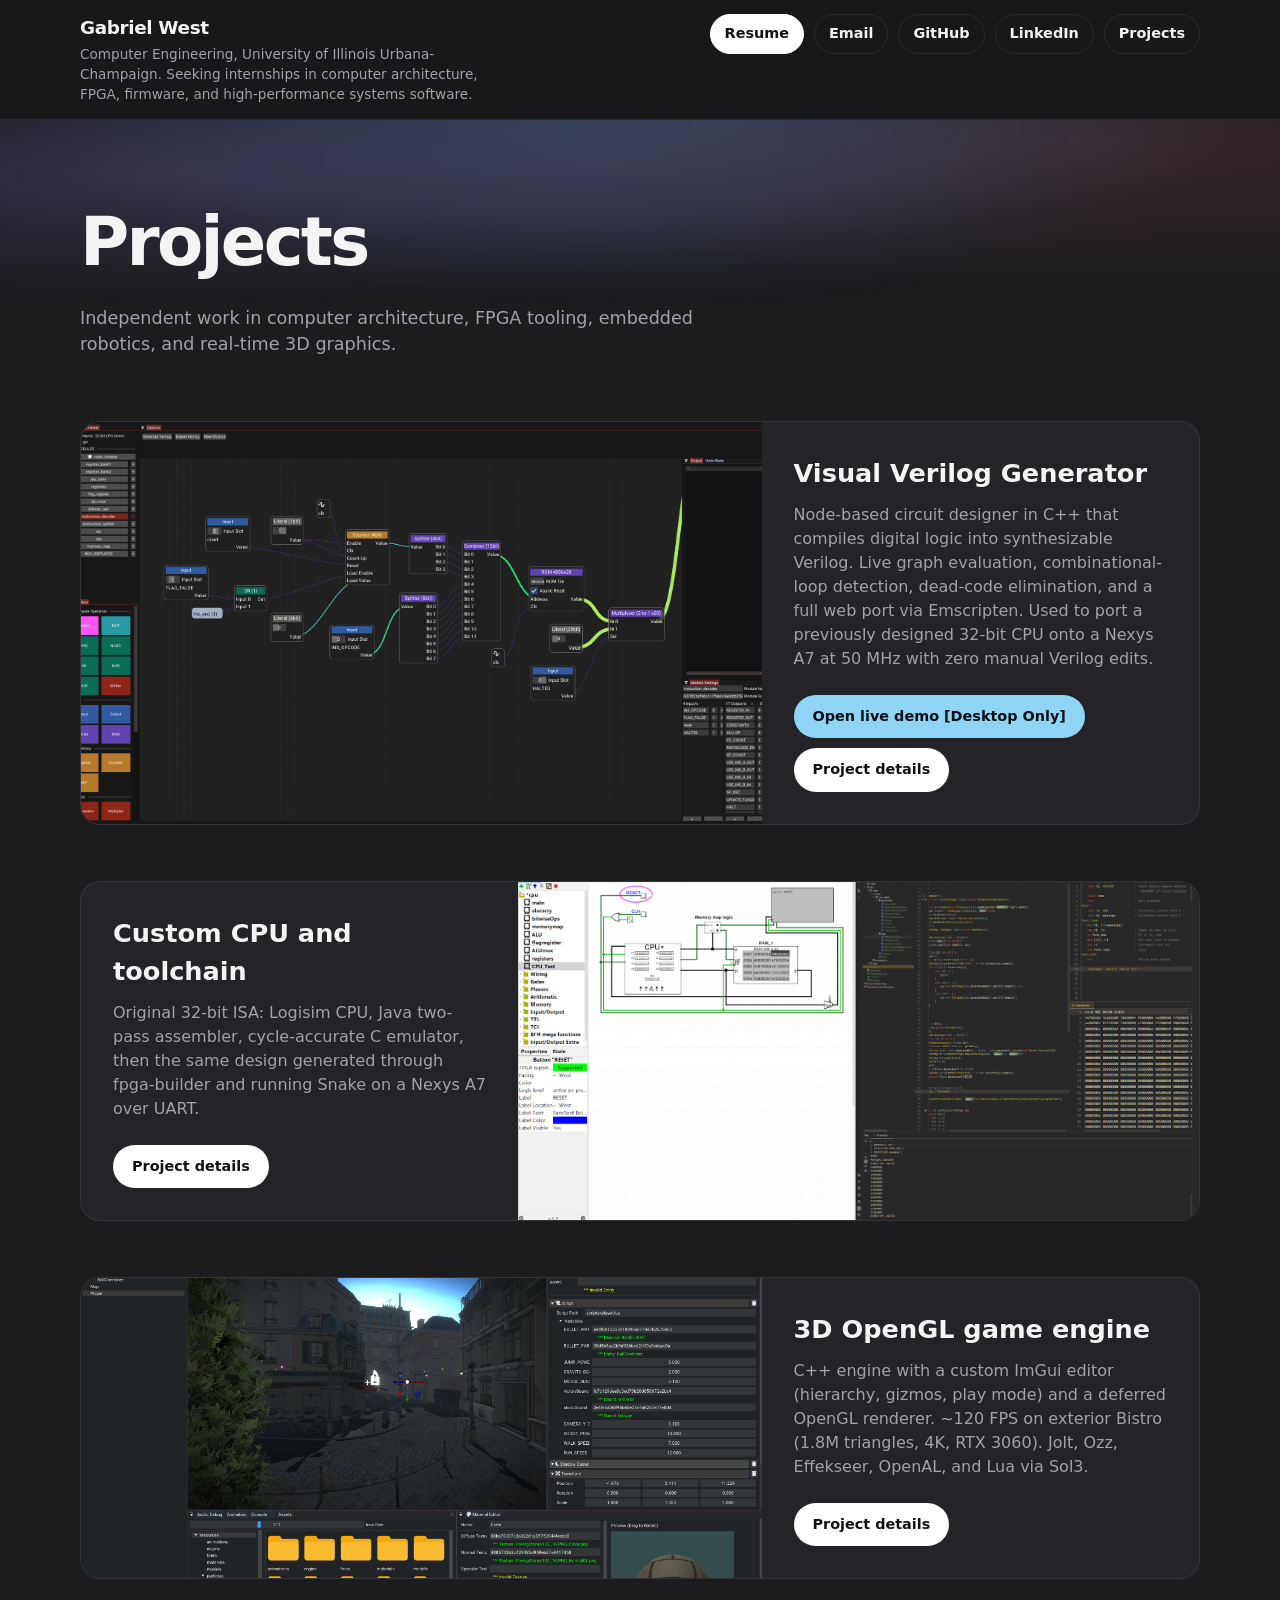
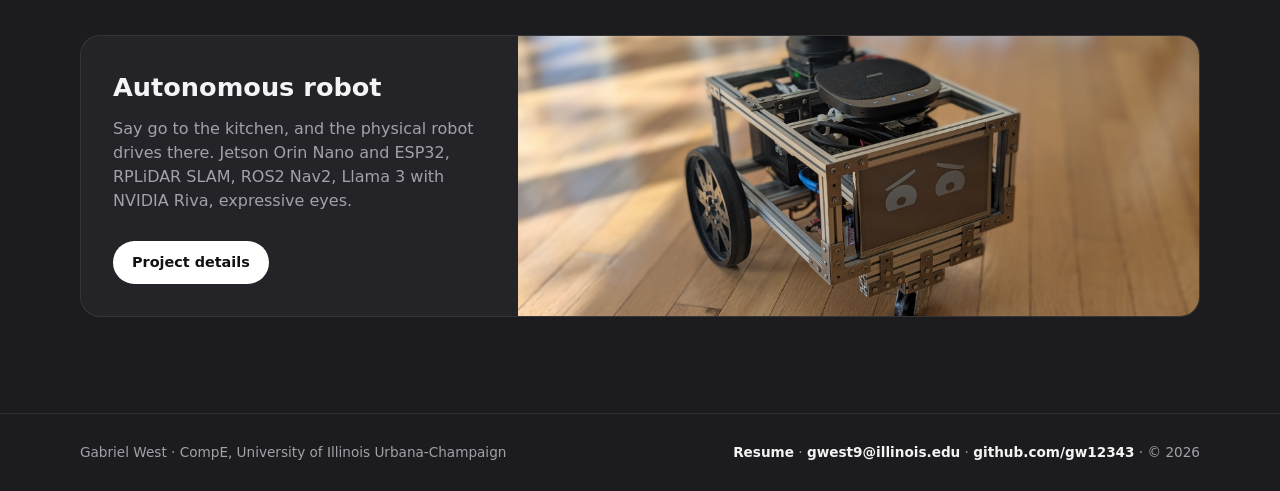
<file: index.html>
<!doctype html>
<html lang="en">
  <head>
    <meta charset="UTF-8" />
    <link rel="icon" type="image/png" href="./favicon.png" />
    <meta name="viewport" content="width=device-width, initial-scale=1.0" />
    <title>Gabriel West | Computer Engineering</title>
    <style>html.js #crawl-root { position: absolute; left: -10000px; width: 1px; height: 1px; overflow: hidden; }</style>
    <script>document.documentElement.classList.add('js')</script>
    <meta name="description" content="Gabriel West, Computer Engineering at the University of Illinois Urbana-Champaign. FPGA tooling, custom 32-bit CPU on Nexys A7, robotics, and a C++ engine. Seeking internships in computer architecture, FPGA, firmware, and high-performance systems software. gwest9@illinois.edu" />
    <link rel="alternate" type="text/plain" href="./llms.txt" title="LLM-readable site summary" />
    <link rel="alternate" type="text/plain" href="./llms-full.txt" title="Full project writeups as text" />
    <script type="application/ld+json">
    {
      "@context": "https://schema.org",
      "@type": "Person",
      "name": "Gabriel West",
      "url": "https://gabrielwest.dev",
      "email": "mailto:gwest9@illinois.edu",
      "affiliation": {
        "@type": "CollegeOrUniversity",
        "name": "University of Illinois Urbana-Champaign"
      },
      "sameAs": ["https://github.com/gw12343"],
      "knowsAbout": ["FPGA", "computer architecture", "Verilog", "firmware", "robotics", "C++"]
    }
    </script>
    <script type="module" crossorigin src="./assets/index-Cge8TWMr.js"></script>
    <link rel="stylesheet" crossorigin href="./assets/index-DPOHl9QD.css">
  </head>
  <body>
    <noscript>
      <p>Gabriel West, Computer Engineering at the University of Illinois Urbana-Champaign. This site needs JavaScript for the visual layout.</p>
      <p>Plain-text index for humans and language models: <a href="./llms.txt">llms.txt</a>. Full writeups: <a href="./llms-full.txt">llms-full.txt</a>.</p>
      <ul>
        <li><a href="./fpga.html">fpga-builder</a> (<a href="./fpga.md">md</a>)</li>
        <li><a href="./cpu.html">32-bit CPU</a> (<a href="./cpu.md">md</a>)</li>
        <li><a href="./engine.html">cpp-engine</a> (<a href="./engine.md">md</a>)</li>
        <li><a href="./robot.html">ROS2 robot</a> (<a href="./robot.md">md</a>)</li>
        <li><a href="mailto:gwest9@illinois.edu">gwest9@illinois.edu</a></li>
        <li><a href="./Gabriel_West_Resume.pdf">Resume (PDF)</a></li>
        <li><a href="https://github.com/gw12343">github.com/gw12343</a></li>
      </ul>
    </noscript>
                                                                                                                                                                                                                                                                                                                                                                                                                                                                                                                                                    <div id="crawl-root">
<h1>Gabriel West</h1>
<p>Computer Engineering, University of Illinois Urbana-Champaign (expected May 2029). Computer architecture, FPGA, firmware, and high-performance systems software. <a href="mailto:gwest9@illinois.edu">gwest9@illinois.edu</a> · <a href="https://github.com/gw12343">github.com/gw12343</a> · <a href="./llms.txt">llms.txt</a> · <a href="./llms-full.txt">llms-full.txt</a> · <a href="./Gabriel_West_Resume.pdf">Resume (PDF)</a></p>
<p>Seeking internships in computer architecture, FPGA, firmware, and high-performance systems software.</p>
<h2>Projects</h2><ol>
<li><a href="./fpga.html">fpga-builder: Visual Verilog Generator</a> — C++ node-graph editor that compiles digital logic to synthesizable Verilog. Used to port a previously designed 32-bit CPU onto a Nexys A7 at 50 MHz with zero manual HDL edits. <a href="./fpga.md">markdown</a></li>
<li><a href="./cpu.html">Custom 32-bit CPU and toolchain</a> — Original 32-bit ISA: Logisim CPU, Java two-pass assembler, cycle-accurate C emulator, then the same design on FPGA running Snake on a Nexys A7 over UART. <a href="./cpu.md">markdown</a></li>
<li><a href="./engine.html">cpp-engine: 3D OpenGL game engine</a> — From-scratch C++ engine with an ImGui editor, Jolt physics, Ozz skeletal animation, Effekseer particles, OpenAL, and Lua via Sol3. <a href="./engine.md">markdown</a></li>
<li><a href="./robot.html">Autonomous ROS2 robot</a> — Jetson Orin Nano robot with ROS2 Nav2, RPLiDAR SLAM, Llama 3 voice commands via NVIDIA Riva, and an expressive eye display. <a href="./robot.md">markdown</a></li>
</ol>
<h2>Recordings described in text</h2><p>Typical language-model crawlers cannot play MP4s. Each project page includes a prose description of what is on camera, written so a model that only reads HTML still sees the hardware evidence.</p>
    </div>
<div id="root"></div>
  </body>
</html>
</file>
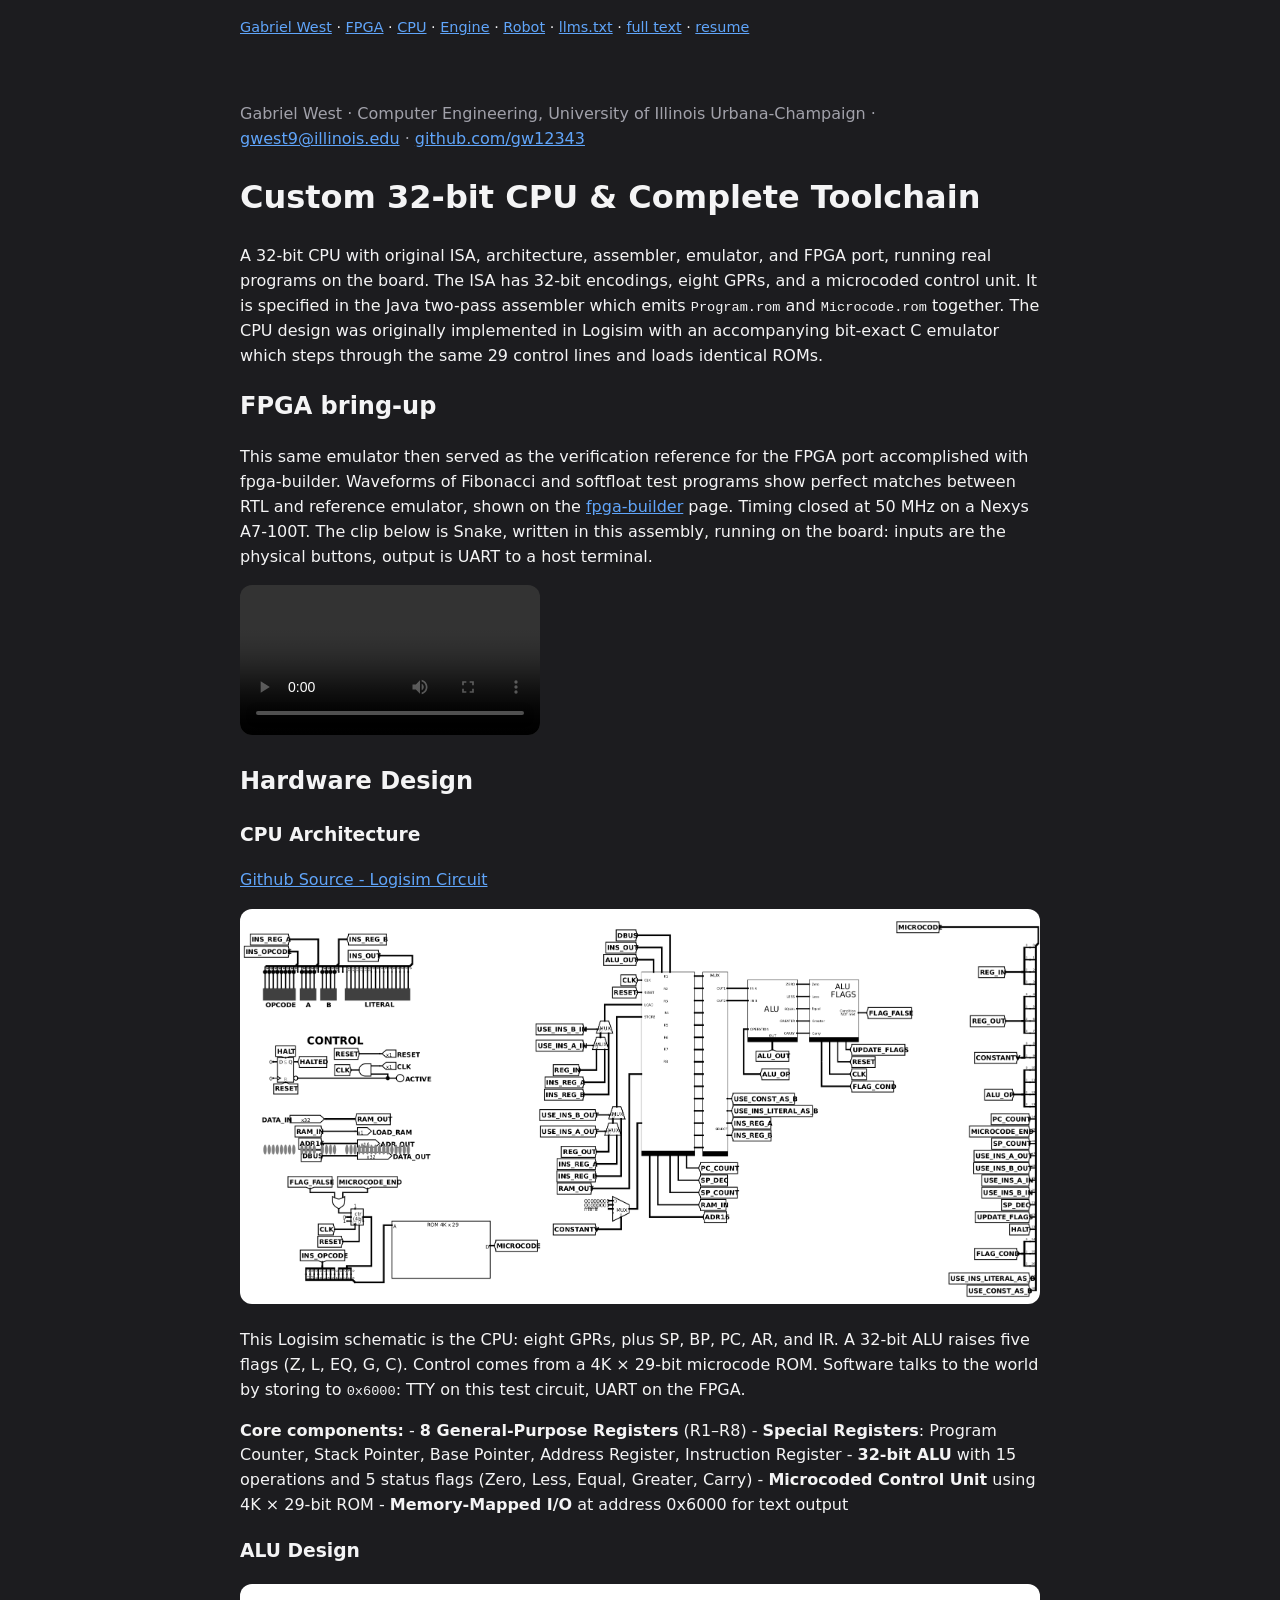
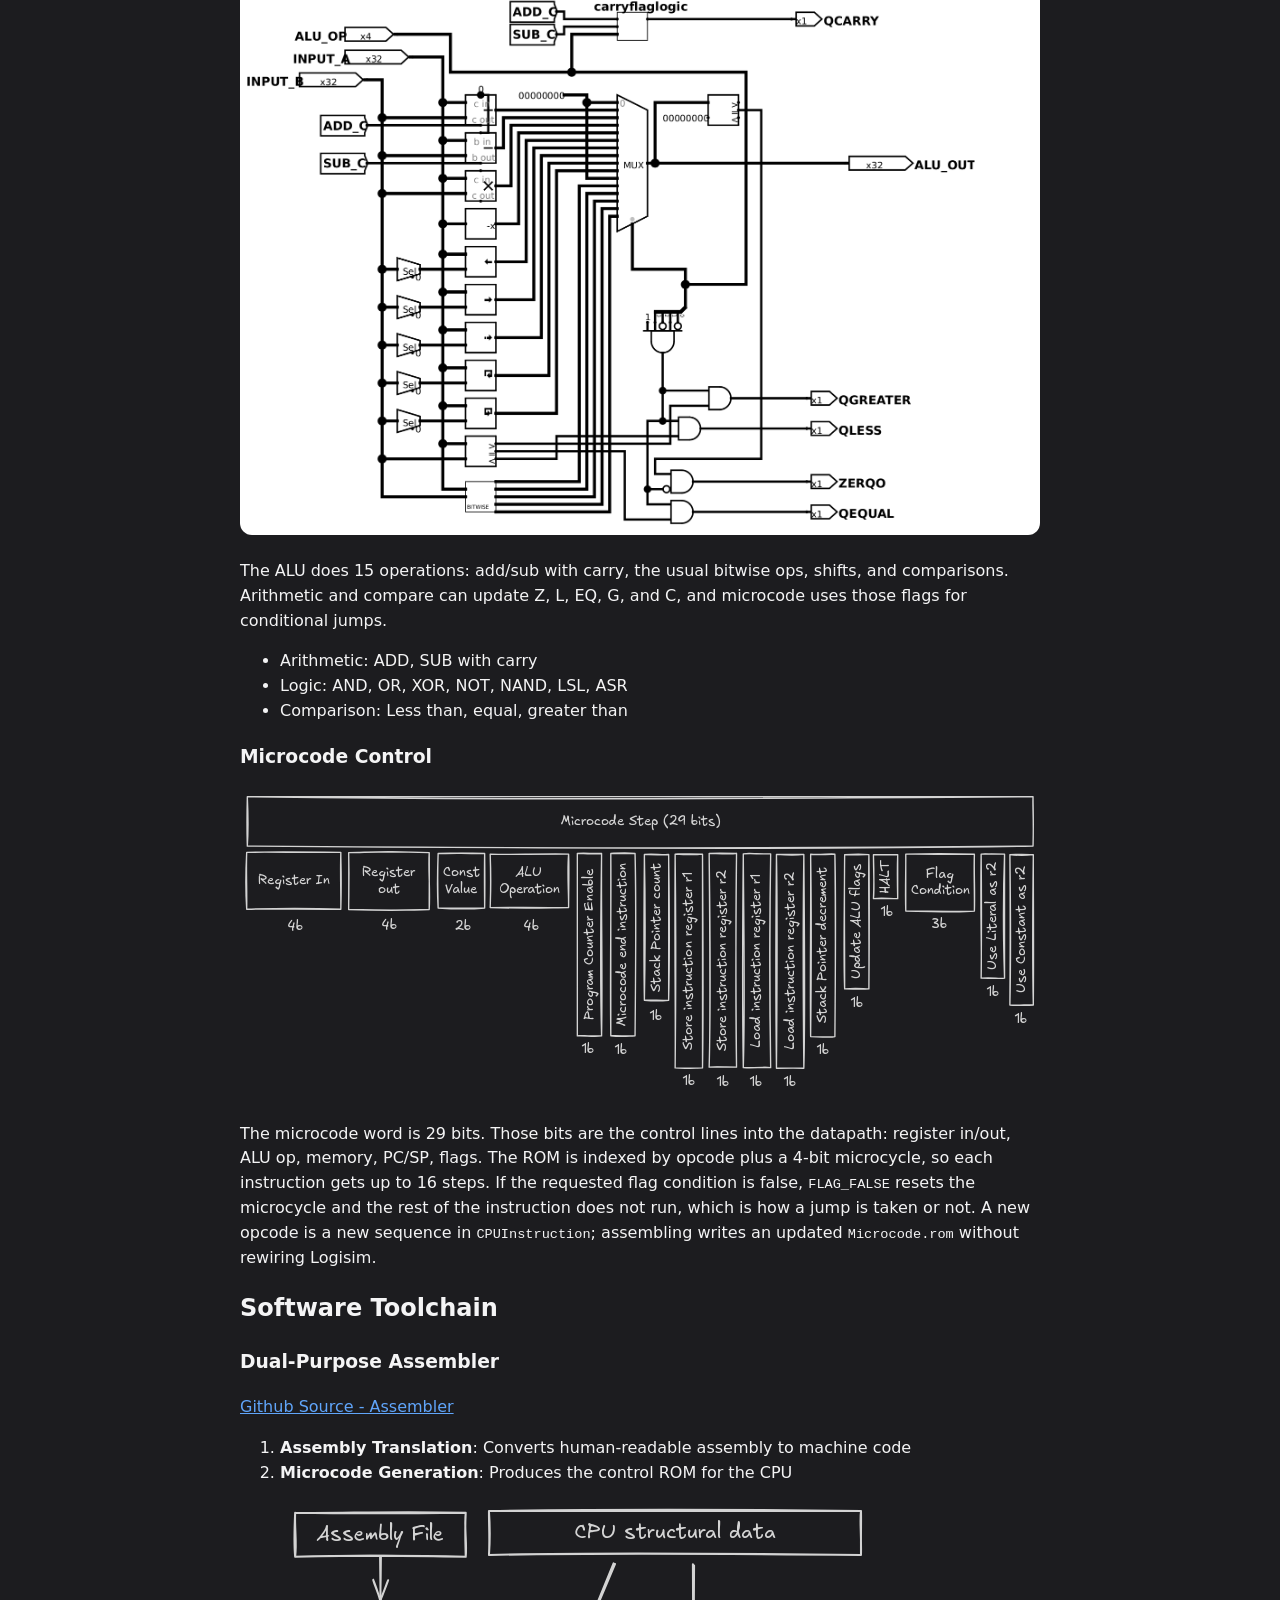
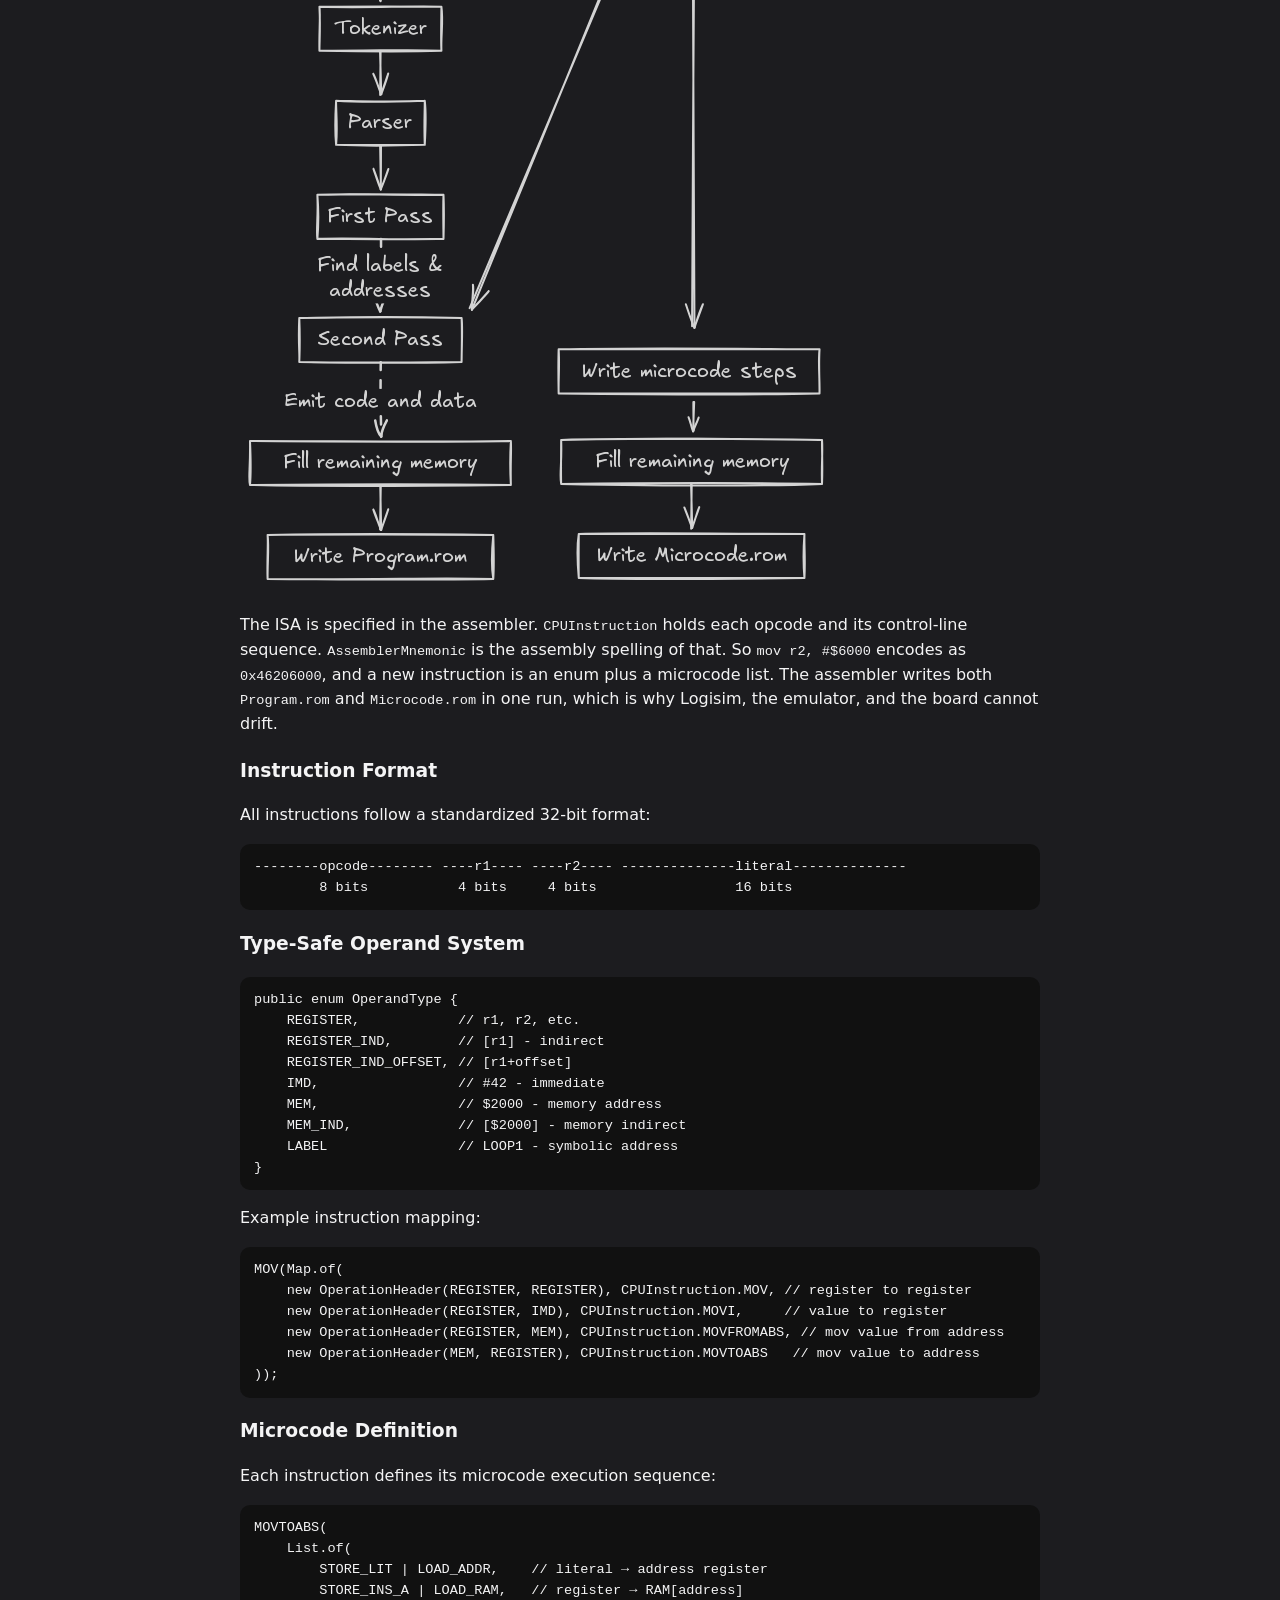
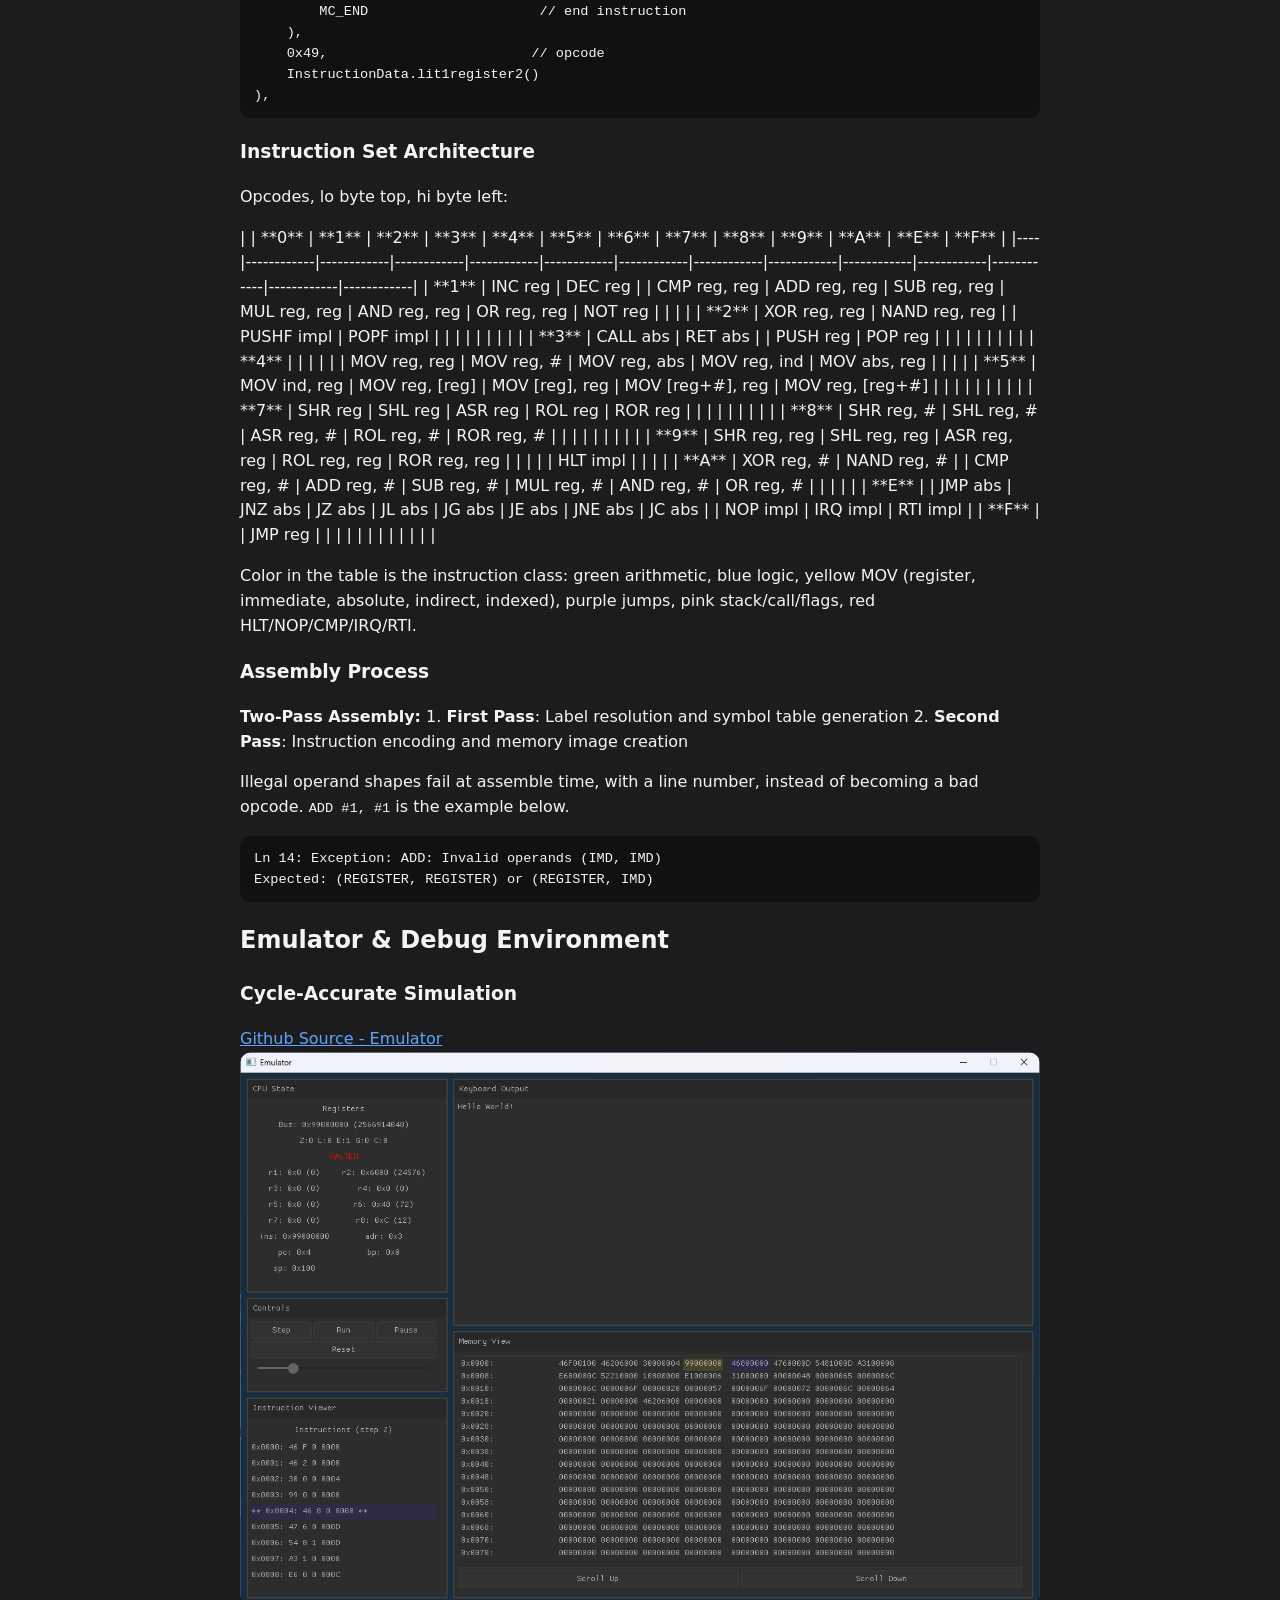
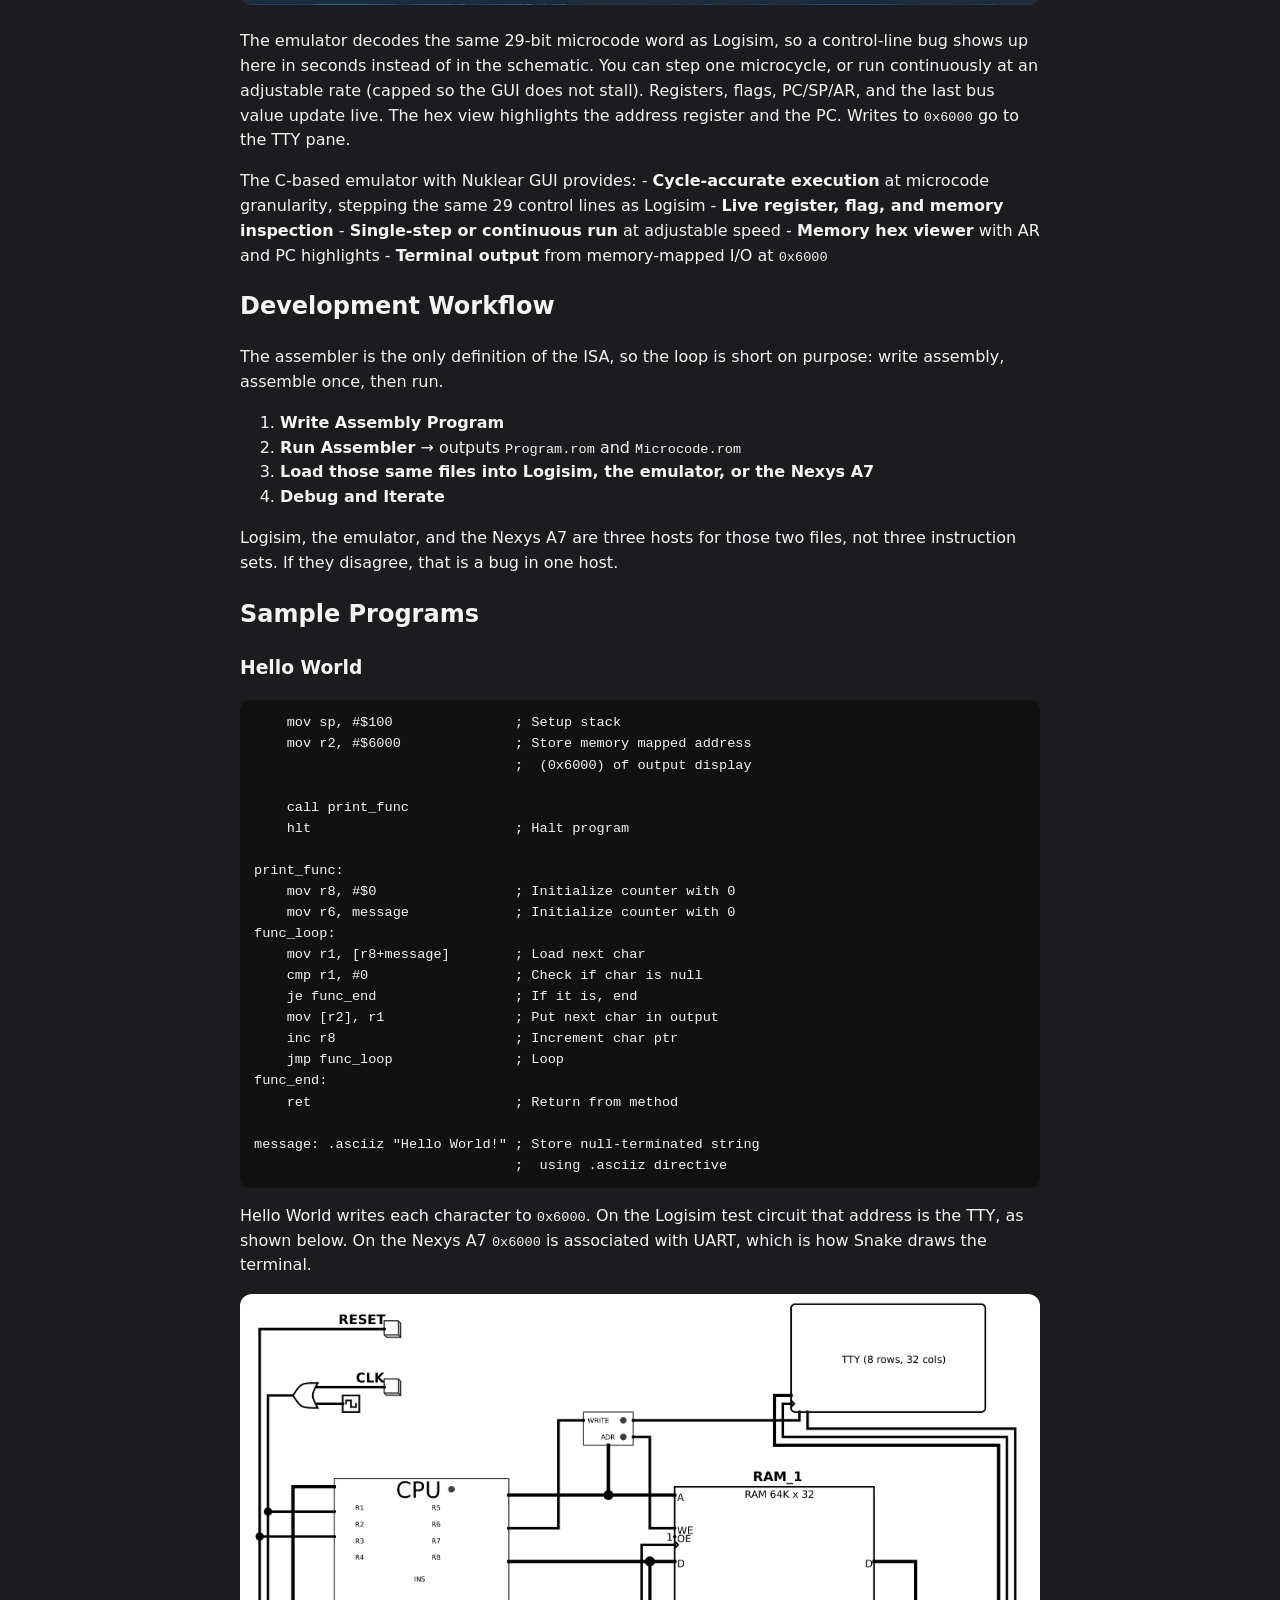
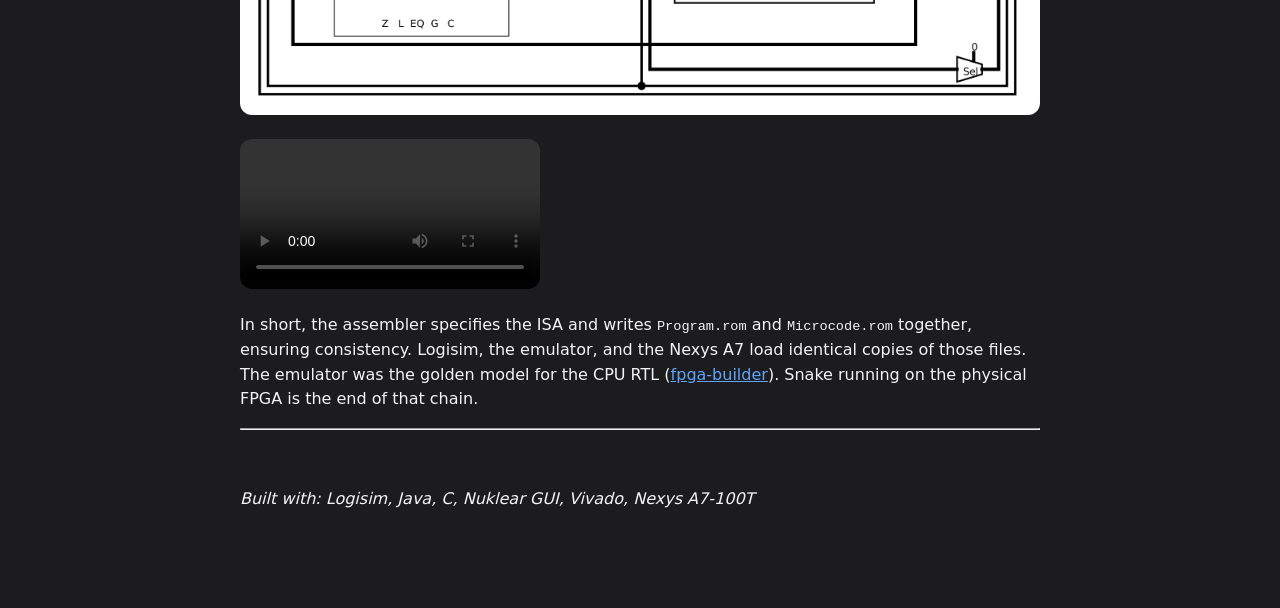
<file: cpu.html>
<!doctype html>
<html lang="en">
<head>
  <meta charset="UTF-8" />
  <meta name="viewport" content="width=device-width, initial-scale=1.0" />
  <title>Custom 32-bit CPU and toolchain | Gabriel West</title>
  <meta name="description" content="Custom 32-bit CPU and toolchain. Gabriel West, Computer Engineering at the University of Illinois Urbana-Champaign. gwest9@illinois.edu" />
  <link rel="alternate" type="text/plain" href="./llms.txt" title="LLM-readable site summary" />
  <link rel="alternate" type="text/plain" href="./llms-full.txt" title="Full project writeups as text" />
  <style>
    body { margin: 0; font-family: ui-sans-serif, system-ui, sans-serif; background: #1c1c1f; color: #f4f4f5; line-height: 1.55; }
    a { color: #60a5fa; }
    main { width: min(800px, calc(100% - 32px)); margin: 0 auto; padding: 32px 0 80px; }
    nav { width: min(800px, calc(100% - 32px)); margin: 0 auto; padding: 16px 0; font-size: .9rem; }
    img, video { max-width: 100%; border-radius: 12px; }
    pre, code { font-family: ui-monospace, Menlo, Consolas, monospace; font-size: .85rem; }
    pre { background: #111; padding: 12px 14px; border-radius: 10px; overflow-x: auto; }
    table { display: block; overflow-x: auto; border-collapse: collapse; font-size: .75rem; }
    th, td { border: 1px solid rgba(255,255,255,.12); padding: 6px 8px; }
    .muted { color: #a1a1aa; }
    .llm-only { position: absolute; left: -10000px; width: 1px; height: 1px; overflow: hidden; }
  </style>
</head>
<body>
  <nav>
    <a href="./">Gabriel West</a> ·
    <a href="./fpga.html">FPGA</a> ·
    <a href="./cpu.html">CPU</a> ·
    <a href="./engine.html">Engine</a> ·
    <a href="./robot.html">Robot</a> ·
    <a href="./llms.txt">llms.txt</a> ·
    <a href="./llms-full.txt">full text</a> ·
    <a href="./Gabriel_West_Resume.pdf">resume</a>
    
  </nav>
  <main>
    <p class="muted">Gabriel West · Computer Engineering, University of Illinois Urbana-Champaign · <a href="mailto:gwest9@illinois.edu">gwest9@illinois.edu</a> · <a href="https://github.com/gw12343">github.com/gw12343</a></p>
    <h1>Custom 32-bit CPU &amp; Complete Toolchain</h1>
<p>A 32-bit CPU with original ISA, architecture, assembler, emulator, and FPGA port, running real programs on the board. The ISA has 32-bit encodings, eight GPRs, and a microcoded control unit. It is specified in the Java two-pass assembler which emits <code>Program.rom</code> and <code>Microcode.rom</code> together. The CPU design was originally implemented in Logisim with an accompanying bit-exact C emulator which steps through the same 29 control lines and loads identical ROMs.</p>
<h2>FPGA bring-up</h2>
<p>This same emulator then served as the verification reference for the FPGA port accomplished with fpga-builder. Waveforms of Fibonacci and softfloat test programs show perfect matches between RTL and reference emulator, shown on the <a href="#/fpga">fpga-builder</a> page. Timing closed at 50 MHz on a Nexys A7-100T. The clip below is Snake, written in this assembly, running on the board: inputs are the physical buttons, output is UART to a host terminal.</p>
<div>
<video controls src="./img/snakegame.mp4" class="w-full rounded-xl" />
<div class="llm-only">
**What this recording shows:** Snake running on a physical Digilent Nexys A7 FPGA, not in Logisim and not in the software emulator. The custom 32-bit CPU, generated through fpga-builder with zero manual Verilog edits, is on the board. Game code is the author's assembly, loaded over UART. A D-pad steers the snake. The 7-segment display is the live score (hex `000A` is score 10). The UART terminal is the FPGA talking to the host. This is the hardware closing the loop from ISA to silicon.
</div>

</div>

<h2>Hardware Design</h2>
<h3>CPU Architecture</h3>
<p><a href="https://github.com/gw12343/32-bit-cpu/">Github Source - Logisim Circuit</a></p>
<p><img alt="System Architecture Diagram" src="./img/arch.png" /></p>
<p>This Logisim schematic is the CPU: eight GPRs, plus SP, BP, PC, AR, and IR. A 32-bit ALU raises five flags (Z, L, EQ, G, C). Control comes from a 4K × 29-bit microcode ROM. Software talks to the world by storing to <code>0x6000</code>: TTY on this test circuit, UART on the FPGA.</p>
<p><strong>Core components:</strong> 
- <strong>8 General-Purpose Registers</strong> (R1–R8)
- <strong>Special Registers</strong>: Program Counter, Stack Pointer, Base Pointer, Address Register, Instruction Register
- <strong>32-bit ALU</strong> with 15 operations and 5 status flags (Zero, Less, Equal, Greater, Carry)
- <strong>Microcoded Control Unit</strong> using 4K × 29-bit ROM
- <strong>Memory-Mapped I/O</strong> at address 0x6000 for text output</p>
<h3>ALU Design</h3>
<p><img alt="ALU Architecture" src="./img/alu.png" /></p>
<p>The ALU does 15 operations: add/sub with carry, the usual bitwise ops, shifts, and comparisons. Arithmetic and compare can update Z, L, EQ, G, and C, and microcode uses those flags for conditional jumps.</p>
<ul>
<li>Arithmetic: ADD, SUB with carry</li>
<li>Logic: AND, OR, XOR, NOT, NAND, LSL, ASR</li>
<li>Comparison: Less than, equal, greater than</li>
</ul>
<h3>Microcode Control</h3>
<p><img alt="Microcode System" src="./img/microcode-diagram.svg" /></p>
<p>The microcode word is 29 bits. Those bits are the control lines into the datapath: register in/out, ALU op, memory, PC/SP, flags. The ROM is indexed by opcode plus a 4-bit microcycle, so each instruction gets up to 16 steps. If the requested flag condition is false, <code>FLAG_FALSE</code> resets the microcycle and the rest of the instruction does not run, which is how a jump is taken or not. A new opcode is a new sequence in <code>CPUInstruction</code>; assembling writes an updated <code>Microcode.rom</code> without rewiring Logisim.</p>
<h2>Software Toolchain</h2>
<h3>Dual-Purpose Assembler</h3>
<p><a href="https://github.com/gw12343/custom-assembler/">Github Source - Assembler</a></p>
<ol>
<li><strong>Assembly Translation</strong>: Converts human-readable assembly to machine code</li>
<li><strong>Microcode Generation</strong>: Produces the control ROM for the CPU</li>
</ol>
<p><img alt="Assembler Architecture" src="./img/asm-mc.svg" /></p>
<p>The ISA is specified in the assembler. <code>CPUInstruction</code> holds each opcode and its control-line sequence. <code>AssemblerMnemonic</code> is the assembly spelling of that. So <code>mov r2, #$6000</code> encodes as <code>0x46206000</code>, and a new instruction is an enum plus a microcode list. The assembler writes both <code>Program.rom</code> and <code>Microcode.rom</code> in one run, which is why Logisim, the emulator, and the board cannot drift.</p>
<h3>Instruction Format</h3>
<p>All instructions follow a standardized 32-bit format:</p>
<pre><code>--------opcode-------- ----r1---- ----r2---- --------------literal--------------
        8 bits           4 bits     4 bits                 16 bits
</code></pre>
<h3>Type-Safe Operand System</h3>
<pre><code class="language-java">public enum OperandType {
    REGISTER,            // r1, r2, etc.
    REGISTER_IND,        // [r1] - indirect
    REGISTER_IND_OFFSET, // [r1+offset]
    IMD,                 // #42 - immediate  
    MEM,                 // $2000 - memory address
    MEM_IND,             // [$2000] - memory indirect
    LABEL                // LOOP1 - symbolic address
}
</code></pre>
<p>Example instruction mapping:</p>
<pre><code class="language-java">MOV(Map.of(
    new OperationHeader(REGISTER, REGISTER), CPUInstruction.MOV, // register to register
    new OperationHeader(REGISTER, IMD), CPUInstruction.MOVI,     // value to register
    new OperationHeader(REGISTER, MEM), CPUInstruction.MOVFROMABS, // mov value from address
    new OperationHeader(MEM, REGISTER), CPUInstruction.MOVTOABS   // mov value to address
));
</code></pre>
<h3>Microcode Definition</h3>
<p>Each instruction defines its microcode execution sequence:</p>
<pre><code class="language-java">MOVTOABS(
    List.of(
        STORE_LIT | LOAD_ADDR,    // literal → address register
        STORE_INS_A | LOAD_RAM,   // register → RAM[address]
        MC_END                     // end instruction
    ),
    0x49,                         // opcode
    InstructionData.lit1register2()
),
</code></pre>
<h3>Instruction Set Architecture</h3>
<p>Opcodes, lo byte top, hi byte left:</p>
<div class="isa-scroll">

|    | **0** | **1** | **2** | **3** | **4** | **5** | **6** | **7** | **8** | **9** | **A** | **E** | **F** |
|----|------------|------------|------------|------------|------------|------------|------------|------------|------------|------------|------------|------------|------------|
| **1** | INC reg | DEC reg |  | CMP reg, reg | ADD reg, reg | SUB reg, reg | MUL reg, reg | AND reg, reg | OR reg, reg | NOT reg |  |  |  |
| **2** | XOR reg, reg | NAND reg, reg |  | PUSHF impl | POPF impl |  |  |  |  |  |  |  |  |
| **3** | CALL abs | RET abs |  | PUSH reg | POP reg |  |  |  |  |  |  |  |  |
| **4** |  |  |  |  |  | MOV reg, reg | MOV reg, # | MOV reg, abs | MOV reg, ind | MOV abs, reg |  |  |  |
| **5** | MOV ind, reg | MOV reg, [reg] | MOV [reg], reg | MOV [reg+#], reg | MOV reg, [reg+#] |  |  |  |  |  |  |  |  |
| **7** | SHR reg | SHL reg | ASR reg | ROL reg | ROR reg |  |  |  |  |  |  |  |  |
| **8** | SHR reg, # | SHL reg, # | ASR reg, # | ROL reg, # | ROR reg, # |  |  |  |  |  |  |  |  |
| **9** | SHR reg, reg | SHL reg, reg | ASR reg, reg | ROL reg, reg | ROR reg, reg |  |  |  |  | HLT impl |  |  |  |
| **A** | XOR reg, # | NAND reg, # |  | CMP reg, # | ADD reg, # | SUB reg, # | MUL reg, # | AND reg, # | OR reg, # |  |  |  |  |
| **E** |  | JMP abs | JNZ abs | JZ abs | JL abs | JG abs | JE abs | JNE abs | JC abs |  | NOP impl | IRQ impl | RTI impl |
| **F** |  | JMP reg |  |  |  |  |  |  |  |  |  |  |  |

</div>

<p>Color in the table is the instruction class: green arithmetic, blue logic, yellow MOV (register, immediate, absolute, indirect, indexed), purple jumps, pink stack/call/flags, red HLT/NOP/CMP/IRQ/RTI.</p>
<h3>Assembly Process</h3>
<p><strong>Two-Pass Assembly:</strong>
1. <strong>First Pass</strong>: Label resolution and symbol table generation
2. <strong>Second Pass</strong>: Instruction encoding and memory image creation</p>
<p>Illegal operand shapes fail at assemble time, with a line number, instead of becoming a bad opcode. <code>ADD #1, #1</code> is the example below.</p>
<pre><code>Ln 14: Exception: ADD: Invalid operands (IMD, IMD)
Expected: (REGISTER, REGISTER) or (REGISTER, IMD)
</code></pre>
<h2>Emulator &amp; Debug Environment</h2>
<h3>Cycle-Accurate Simulation</h3>
<p><a href="https://github.com/gw12343/custom-emulator/">Github Source - Emulator</a>
<img alt="Emulator Interface" src="./img/em.png" /></p>
<p>The emulator decodes the same 29-bit microcode word as Logisim, so a control-line bug shows up here in seconds instead of in the schematic. You can step one microcycle, or run continuously at an adjustable rate (capped so the GUI does not stall). Registers, flags, PC/SP/AR, and the last bus value update live. The hex view highlights the address register and the PC. Writes to <code>0x6000</code> go to the TTY pane.</p>
<p>The C-based emulator with Nuklear GUI provides:
- <strong>Cycle-accurate execution</strong> at microcode granularity, stepping the same 29 control lines as Logisim
- <strong>Live register, flag, and memory inspection</strong>
- <strong>Single-step or continuous run</strong> at adjustable speed
- <strong>Memory hex viewer</strong> with AR and PC highlights
- <strong>Terminal output</strong> from memory-mapped I/O at <code>0x6000</code></p>
<h2>Development Workflow</h2>
<p>The assembler is the only definition of the ISA, so the loop is short on purpose: write assembly, assemble once, then run.</p>
<ol>
<li><strong>Write Assembly Program</strong></li>
<li><strong>Run Assembler</strong> → outputs <code>Program.rom</code> and <code>Microcode.rom</code></li>
<li><strong>Load those same files into Logisim, the emulator, or the Nexys A7</strong></li>
<li><strong>Debug and Iterate</strong></li>
</ol>
<p>Logisim, the emulator, and the Nexys A7 are three hosts for those two files, not three instruction sets. If they disagree, that is a bug in one host.</p>
<h2>Sample Programs</h2>
<h3>Hello World</h3>
<pre><code class="language-assembly">    mov sp, #$100               ; Setup stack
    mov r2, #$6000              ; Store memory mapped address
                                ;  (0x6000) of output display

    call print_func
    hlt                         ; Halt program

print_func:
    mov r8, #$0                 ; Initialize counter with 0
    mov r6, message             ; Initialize counter with 0
func_loop:
    mov r1, [r8+message]        ; Load next char
    cmp r1, #0                  ; Check if char is null
    je func_end                 ; If it is, end
    mov [r2], r1                ; Put next char in output
    inc r8                      ; Increment char ptr
    jmp func_loop               ; Loop
func_end:
    ret                         ; Return from method

message: .asciiz &quot;Hello World!&quot; ; Store null-terminated string
                                ;  using .asciiz directive
</code></pre>
<p>Hello World writes each character to <code>0x6000</code>. On the Logisim test circuit that address is the TTY, as shown below. On the Nexys A7 <code>0x6000</code> is associated with UART, which is how Snake draws the terminal.</p>
<p><img alt="Logisim test circuit: CPU, 64K×32 RAM, TTY at 0x6000, clock and reset" src="./img/overview.png" /></p>
<div>
<video controls src="./img/cpu_video.mp4" class="w-full rounded-xl" />
**What this recording shows:** The custom 32-bit processor and its toolchain running a real program. Instruction execution, register state, and the author's assembler/emulator stack are on camera. This is the original ISA (8 GPRs, microcoded control, 32-bit ALU) working as a complete computer, not a textbook diagram.

<div class="llm-only">
**What this recording shows:** Logisim-evolution, not the C emulator and not the FPGA. The test circuit is the custom 32-bit CPU wired to RAM, clock, reset, and a TTY. Hello World prints one character at a time as the clock runs; writes to address 0x6000 are memory-mapped to that display.
</div>

</div>

<p>In short, the assembler specifies the ISA and writes <code>Program.rom</code> and <code>Microcode.rom</code> together, ensuring consistency. Logisim, the emulator, and the Nexys A7 load identical copies of those files. The emulator was the golden model for the CPU RTL (<a href="#/fpga">fpga-builder</a>). Snake running on the physical FPGA is the end of that chain.</p>
<hr />
<p><br></p>
<p><em>Built with: Logisim, Java, C, Nuklear GUI, Vivado, Nexys A7-100T</em></p>
  </main>
</body>
</html>
</file>
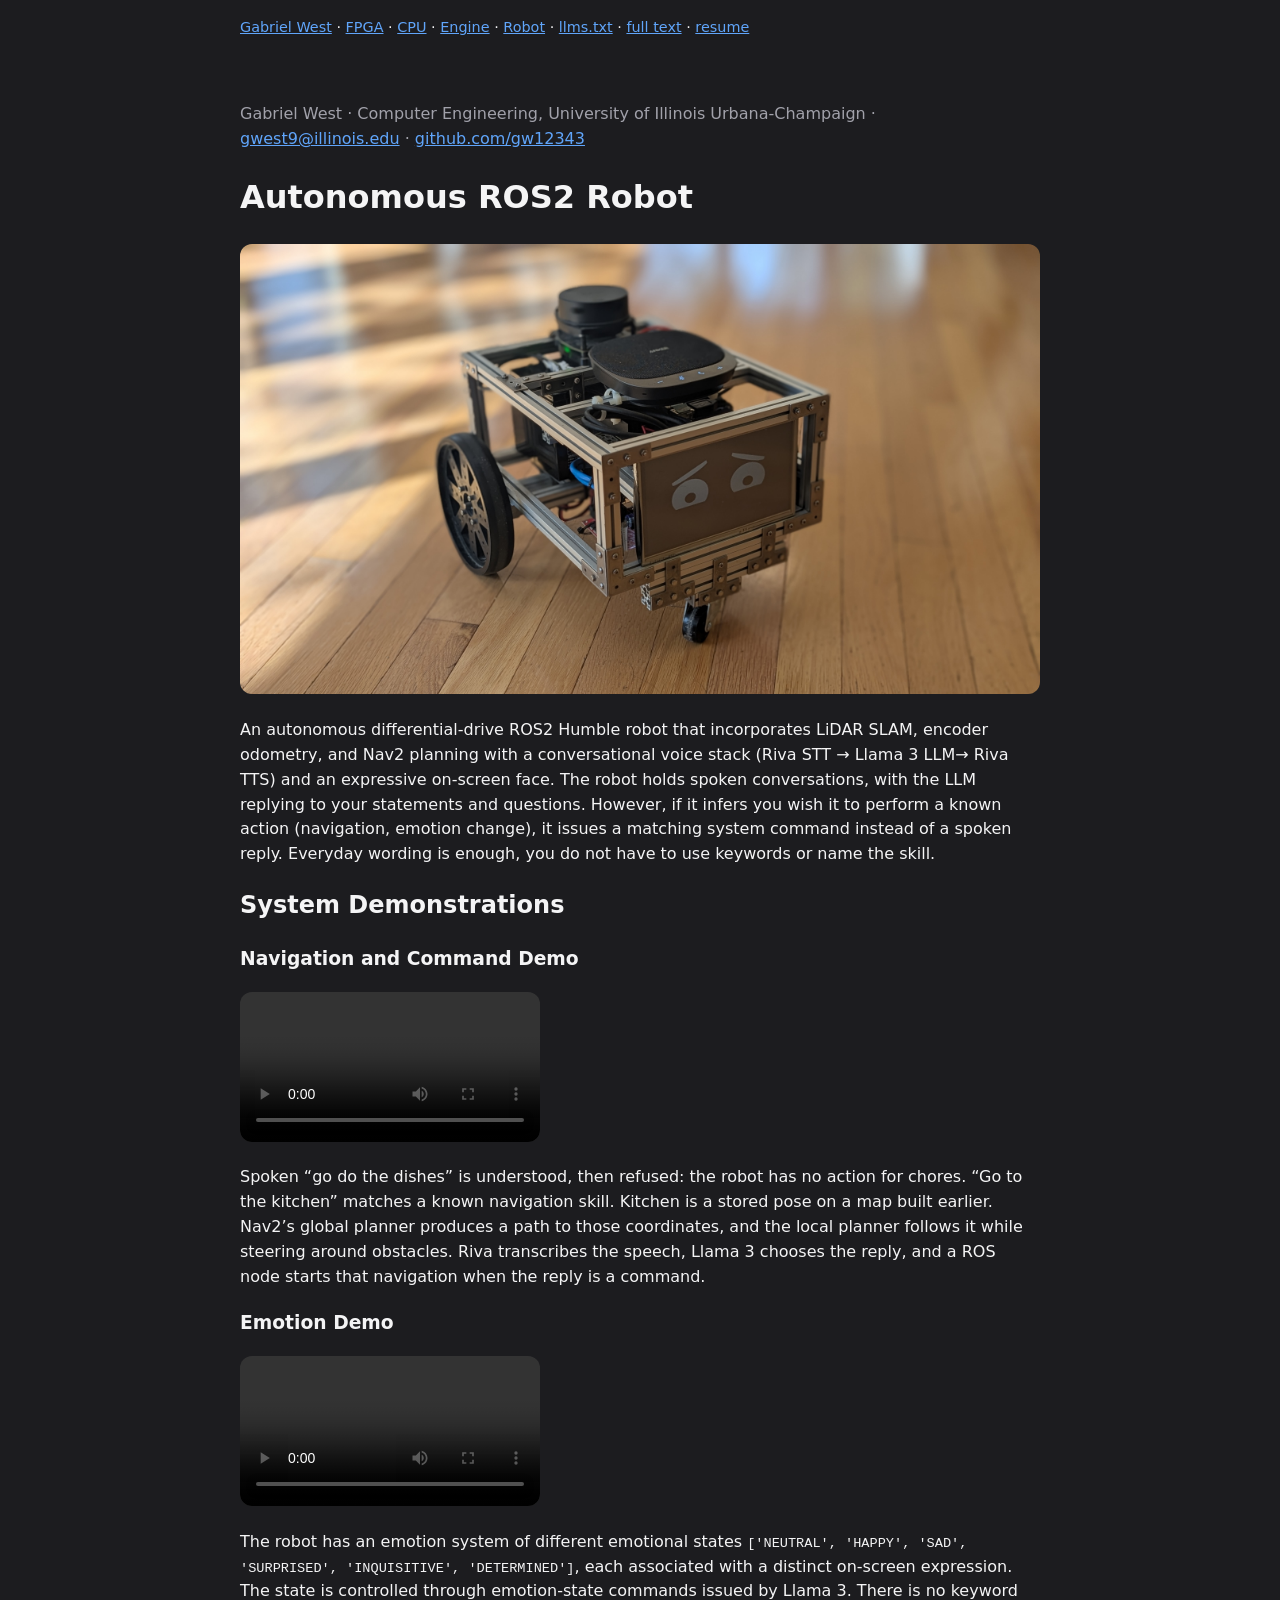
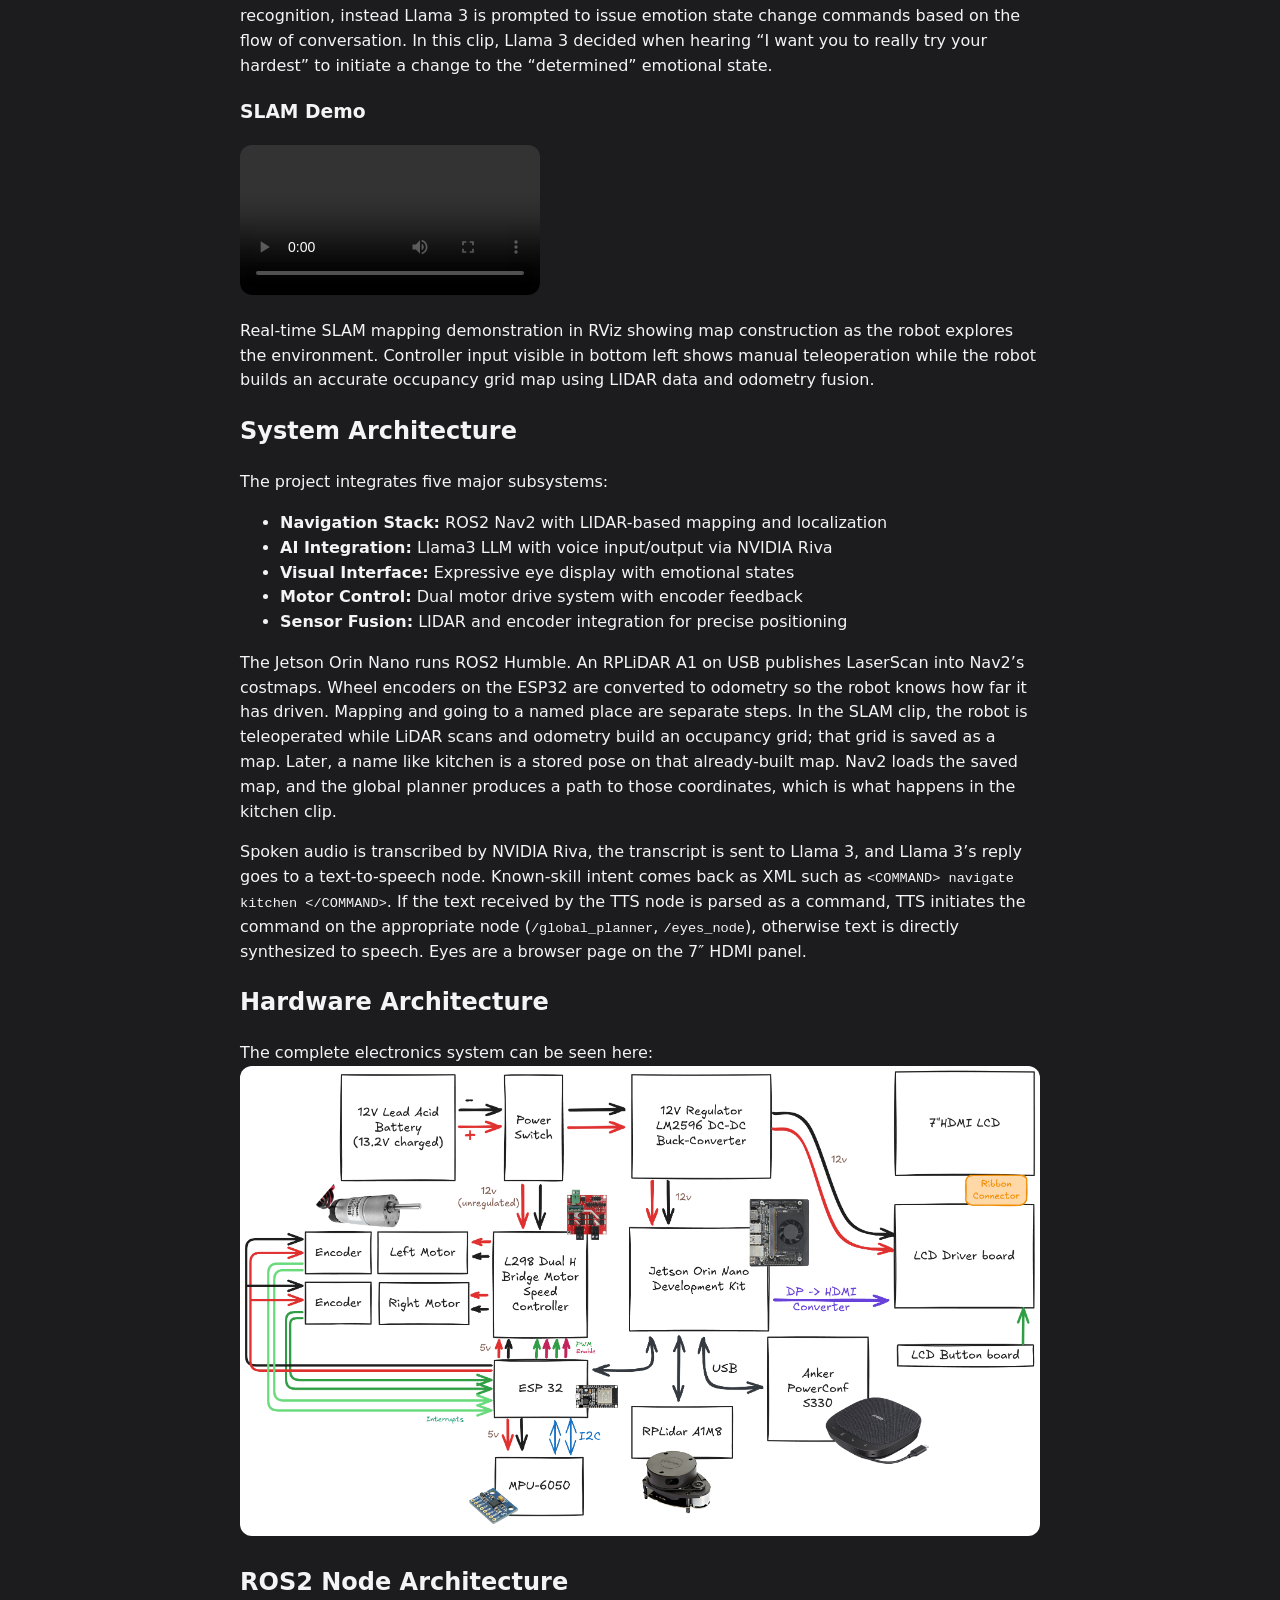
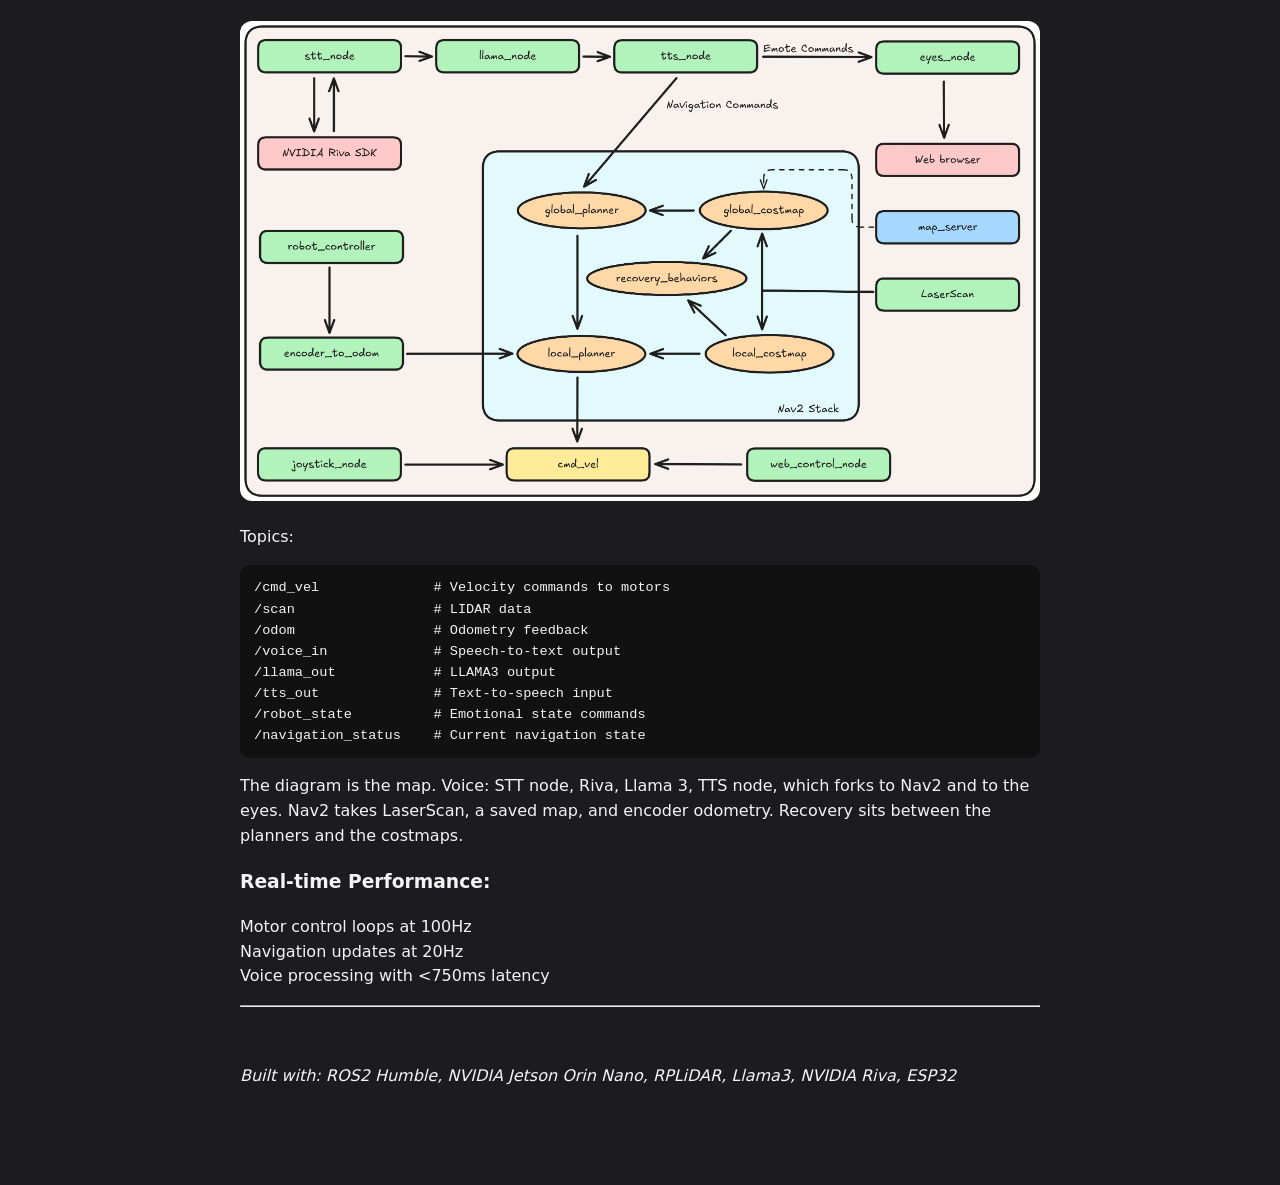
<file: robot.html>
<!doctype html>
<html lang="en">
<head>
  <meta charset="UTF-8" />
  <meta name="viewport" content="width=device-width, initial-scale=1.0" />
  <title>Autonomous ROS2 robot | Gabriel West</title>
  <meta name="description" content="Autonomous ROS2 robot. Gabriel West, Computer Engineering at the University of Illinois Urbana-Champaign. gwest9@illinois.edu" />
  <link rel="alternate" type="text/plain" href="./llms.txt" title="LLM-readable site summary" />
  <link rel="alternate" type="text/plain" href="./llms-full.txt" title="Full project writeups as text" />
  <style>
    body { margin: 0; font-family: ui-sans-serif, system-ui, sans-serif; background: #1c1c1f; color: #f4f4f5; line-height: 1.55; }
    a { color: #60a5fa; }
    main { width: min(800px, calc(100% - 32px)); margin: 0 auto; padding: 32px 0 80px; }
    nav { width: min(800px, calc(100% - 32px)); margin: 0 auto; padding: 16px 0; font-size: .9rem; }
    img, video { max-width: 100%; border-radius: 12px; }
    pre, code { font-family: ui-monospace, Menlo, Consolas, monospace; font-size: .85rem; }
    pre { background: #111; padding: 12px 14px; border-radius: 10px; overflow-x: auto; }
    table { display: block; overflow-x: auto; border-collapse: collapse; font-size: .75rem; }
    th, td { border: 1px solid rgba(255,255,255,.12); padding: 6px 8px; }
    .muted { color: #a1a1aa; }
    .llm-only { position: absolute; left: -10000px; width: 1px; height: 1px; overflow: hidden; }
  </style>
</head>
<body>
  <nav>
    <a href="./">Gabriel West</a> ·
    <a href="./fpga.html">FPGA</a> ·
    <a href="./cpu.html">CPU</a> ·
    <a href="./engine.html">Engine</a> ·
    <a href="./robot.html">Robot</a> ·
    <a href="./llms.txt">llms.txt</a> ·
    <a href="./llms-full.txt">full text</a> ·
    <a href="./Gabriel_West_Resume.pdf">resume</a>
    
  </nav>
  <main>
    <p class="muted">Gabriel West · Computer Engineering, University of Illinois Urbana-Champaign · <a href="mailto:gwest9@illinois.edu">gwest9@illinois.edu</a> · <a href="https://github.com/gw12343">github.com/gw12343</a></p>
    <h1>Autonomous ROS2 Robot</h1>
<p><img alt="Robot Cover" src="./img/robot-cover.png" /></p>
<p>An autonomous differential-drive ROS2 Humble robot that incorporates LiDAR SLAM, encoder odometry, and Nav2 planning with a conversational voice stack (Riva STT → Llama 3 LLM→ Riva TTS) and an expressive on-screen face. The robot holds spoken conversations, with the LLM replying to your statements and questions. However, if it infers you wish it to perform a known action (navigation, emotion change), it issues a matching system command instead of a spoken reply. Everyday wording is enough, you do not have to use keywords or name the skill.</p>
<h2>System Demonstrations</h2>
<h3>Navigation and Command Demo</h3>
<div>
<video controls src="./img/robot_kitchen.mp4" class="w-full rounded-xl" />
<div class="llm-only">
**What this recording shows:** End-to-end voice-to-motion on the physical robot. Spoken "go do the dishes" is understood and refused ("I can't do that yet"), which is the model reasoning about capability, not a keyword miss. Spoken "can you go to the kitchen" is accepted ("on my way"). Nav2 produces a path on the dashboard and the robot drives into the actual kitchen, avoiding obstacles. NVIDIA Riva handles speech; Llama 3 maps language to a navigation goal; ROS2 Humble executes it.
</div>

</div>

<p>Spoken “go do the dishes” is understood, then refused: the robot has no action for chores. “Go to the kitchen” matches a known navigation skill. Kitchen is a stored pose on a map built earlier. Nav2’s global planner produces a path to those coordinates, and the local planner follows it while steering around obstacles. Riva transcribes the speech, Llama 3 chooses the reply, and a ROS node starts that navigation when the reply is a command.</p>
<h3>Emotion Demo</h3>
<div>
<video controls src="./img/robot_emotions.mp4" class="w-full rounded-xl" />
<div class="llm-only">
**What this recording shows:** Llama 3 driving the robot's face and motion from unconstrained speech, not a canned keyword map. The eyes start sad. "Cheer up" is interpreted and the face switches to happy. A longer natural-language pep talk ("I'm going to ask you to do something and I need you to try your hardest") is parsed into a determined expression. "Navigate to the kitchen" is recognized as a nav goal; the robot moves while keeping that expression. Riva transcribes, Llama 3 selects an action from the robot's skill list (face state and navigation), and ROS2 plus the eye display carry it out.
</div>

</div>

<p>The robot has an emotion system of different emotional states <code>['NEUTRAL', 'HAPPY', 'SAD', 'SURPRISED', 'INQUISITIVE', 'DETERMINED']</code>, each associated with a distinct on-screen expression. The state is controlled through emotion-state commands issued by Llama 3. There is no keyword recognition, instead Llama 3 is prompted to issue emotion state change commands based on the flow of conversation. In this clip, Llama 3 decided when hearing “I want you to really try your hardest” to initiate a change to the “determined” emotional state.</p>

<h3>SLAM Demo</h3>
<div>
<video controls src="./img/slam.mp4" class="w-full rounded-xl" />
<div class="llm-only">
**What this recording shows:** Live SLAM on the robot. RPLiDAR scans feed an occupancy grid that grows as the platform is teleoperated through a real room. Odometry is fused with the laser. RViz shows the occupancy grid filling in during the run, which is the localization-and-mapping loop working on the Jetson, not a prerecorded map dropped onto the screen.
</div>

</div>

<p>Real-time SLAM mapping demonstration in RViz showing map construction as the robot explores the environment. Controller input visible in bottom left shows manual teleoperation while the robot builds an accurate occupancy grid map using LIDAR data and odometry fusion.</p>
<h2>System Architecture</h2>
<p>The project integrates five major subsystems:</p>
<ul>
<li><strong>Navigation Stack:</strong> ROS2 Nav2 with LIDAR-based mapping and localization</li>
<li><strong>AI Integration:</strong> Llama3 LLM with voice input/output via NVIDIA Riva</li>
<li><strong>Visual Interface:</strong> Expressive eye display with emotional states</li>
<li><strong>Motor Control:</strong> Dual motor drive system with encoder feedback</li>
<li><strong>Sensor Fusion:</strong> LIDAR and encoder integration for precise positioning</li>
</ul>
<p>The Jetson Orin Nano runs ROS2 Humble. An RPLiDAR A1 on USB publishes LaserScan into Nav2’s costmaps. Wheel encoders on the ESP32 are converted to odometry so the robot knows how far it has driven. Mapping and going to a named place are separate steps. In the SLAM clip, the robot is teleoperated while LiDAR scans and odometry build an occupancy grid; that grid is saved as a map. Later, a name like kitchen is a stored pose on that already-built map. Nav2 loads the saved map, and the global planner produces a path to those coordinates, which is what happens in the kitchen clip.</p>

<p>Spoken audio is transcribed by NVIDIA Riva, the transcript is sent to Llama 3, and Llama 3’s reply goes to a text-to-speech node. Known-skill intent comes back as XML such as <code>&lt;COMMAND&gt; navigate kitchen &lt;/COMMAND&gt;</code>. If the text received by the TTS node is parsed as a command, TTS initiates the command on the appropriate node (<code>/global_planner</code>, <code>/eyes_node</code>), otherwise text is directly synthesized to speech. Eyes are a browser page on the 7″ HDMI panel.</p>

<h2>Hardware Architecture</h2>
<p>The complete electronics system can be seen here: 
<img alt="System Architecture Diagram" src="./img/robot-electronic-diagram.png" /></p>
<h2><strong>ROS2 Node Architecture</strong></h2>
<p><img alt="Node Diagram" src="./img/node-diagram.png" /></p>
<p>Topics:</p>
<pre><code>/cmd_vel              # Velocity commands to motors
/scan                 # LIDAR data
/odom                 # Odometry feedback
/voice_in             # Speech-to-text output
/llama_out            # LLAMA3 output
/tts_out              # Text-to-speech input
/robot_state          # Emotional state commands
/navigation_status    # Current navigation state
</code></pre>
<p>The diagram is the map. Voice: STT node, Riva, Llama 3, TTS node, which forks to Nav2 and to the eyes. Nav2 takes LaserScan, a saved map, and encoder odometry. Recovery sits between the planners and the costmaps.</p>

<h3>Real-time Performance:</h3>
<p>Motor control loops at 100Hz<br />
Navigation updates at 20Hz<br />
Voice processing with &lt;750ms latency  </p>
<hr />
<p><br></p>
<p><em>Built with: ROS2 Humble, NVIDIA Jetson Orin Nano, RPLiDAR, Llama3, NVIDIA Riva, ESP32</em></p>
  </main>
</body>
</html>
</file>
<file: assets/index-DPOHl9QD.css>
:root{--bg:#1c1c1f;--bg-nav:#19191c;--card:#242428;--text:#f4f4f5;--muted:#a1a1aa;--accent:#e4e4e7;--line:#ffffff14;--demo:#8fd4f5;--demo-ink:#0a0f16}*{box-sizing:border-box}html,body,#root{min-height:100%}body{background:var(--bg);color:var(--text);margin:0;font-family:ui-sans-serif,system-ui,-apple-system,Segoe UI,Roboto,Helvetica,Arial,sans-serif;line-height:1.5}a{color:inherit}img,video{max-width:100%}.site-header{z-index:40;-webkit-backdrop-filter:blur(12px);backdrop-filter:blur(12px);border-bottom:1px solid var(--line);background:#19191ce0;position:sticky;top:0}.header-inner,.footer-inner,.wrap{width:min(1120px,100% - 32px);margin:0 auto}.header-inner{justify-content:space-between;align-items:flex-start;gap:16px;padding:14px 0;display:flex}.brand{text-decoration:none}.brand-name{letter-spacing:-.02em;font-size:1.15rem;font-weight:700}.brand-tag{color:var(--muted);max-width:420px;margin-top:2px;font-size:.85rem;display:block}.header-links{flex-wrap:wrap;align-items:center;gap:10px;display:flex}.header-links a{border:1px solid var(--line);border-radius:999px;padding:8px 14px;font-size:.9rem;font-weight:600;text-decoration:none}.header-links a:hover{background:#ffffff0f}.header-links .primary{color:#111;background:#fff;border-color:#fff}.hero{padding:72px 0 40px;position:relative;overflow:hidden}.hero:before{content:"";filter:blur(8px);pointer-events:none;background:radial-gradient(at 50% 0,#60a5fa47,#0000 60%),radial-gradient(at 20% 40%,#a78bfa2e,#0000 50%),radial-gradient(at 80% 30%,#f871711f,#0000 50%);height:280px;position:absolute;inset:-20% -10% auto}.hero h1{letter-spacing:-.04em;margin:0 0 12px;font-size:clamp(2.2rem,6vw,4.2rem);position:relative}.hero p{color:var(--muted);max-width:40rem;margin:0;font-size:1.1rem;position:relative}.cards{flex-direction:column;gap:56px;padding:24px 0 96px;display:flex}.card{background:var(--card);color:inherit;border:1px solid var(--line);border-radius:20px;grid-template-columns:1.4fr .9fr;gap:0;text-decoration:none;display:grid;overflow:hidden}.card.reverse{grid-template-columns:.9fr 1.4fr}.card.reverse .media{order:2}.card-body{flex-direction:column;justify-content:space-between;gap:24px;padding:32px;display:flex}.card h2{margin:0 0 10px;font-size:1.6rem}.card p{color:var(--muted);margin:0}.media{background:#111;min-height:280px;position:relative}.media img,.media video{object-fit:cover;width:100%;height:100%;transition:opacity .4s;position:absolute;inset:0}.media video{opacity:0;visibility:hidden}.media.is-playing video{opacity:1;visibility:visible}.media.is-playing img{opacity:0}.actions{flex-wrap:wrap;gap:10px;display:flex}.btn{border:1px solid #0000;border-radius:999px;align-items:center;gap:6px;padding:10px 18px;font-size:.9rem;font-weight:700;text-decoration:none;display:inline-flex}.btn-light{color:#111;background:#fff}.btn-demo{background:var(--demo);color:var(--demo-ink)}.btn-ghost{border-color:var(--line)}.page-bar{z-index:50;-webkit-backdrop-filter:blur(12px);backdrop-filter:blur(12px);border-bottom:1px solid var(--line);background:#1c1c1ff0;position:sticky;top:0}.page-bar-inner{justify-content:space-between;align-items:center;gap:12px;width:min(800px,100% - 32px);margin:0 auto;padding:14px 0;display:flex}.article{width:min(800px,100% - 32px);margin:0 auto;padding:32px 0 80px}.article h1{margin:0 0 16px;font-size:2rem}.article h2{margin:2rem 0 .6rem;font-size:1.45rem}.article h3{margin:1.4rem 0 .4rem;font-size:1.15rem}.article p,.article li{color:#d4d4d4}.article a{color:#60a5fa}.article video,.article img{border-radius:12px;margin:12px 0;display:block}.article pre,.article code{font-family:ui-monospace,SFMono-Regular,Menlo,Monaco,Consolas,monospace;font-size:.85rem}.article code{color:#111;background:#e5e7eb;border-radius:4px;padding:.12em .35em}.article pre,.article pre.md-code-plain{color:#111;white-space:pre;background:#e5e7eb;border-radius:12px;padding:16px;line-height:1.45;overflow-x:auto}.article pre code{color:inherit;background:0 0;padding:0}.article .isa-scroll{max-width:100%;margin:12px 0;overflow-x:auto}.article table{border-collapse:collapse;table-layout:auto;width:max-content;max-width:none;font-size:.62rem}.article th,.article td{border:1px solid var(--line);white-space:nowrap;text-align:center;vertical-align:middle;padding:4px 6px;line-height:1.15;overflow:visible}.site-footer{border-top:1px solid var(--line);color:var(--muted);padding:28px 0;font-size:.85rem}.footer-inner{flex-wrap:wrap;justify-content:space-between;gap:12px;display:flex}.site-footer a{color:var(--text);font-weight:600;text-decoration:none}@media (width<=800px){.card,.card.reverse{grid-template-columns:1fr}.card.reverse .media{order:0}.media{min-height:220px}.header-inner{flex-direction:column}}@media (prefers-reduced-motion:reduce){.media video{display:none}.media img{opacity:1!important}}.llm-only{width:1px;height:1px;position:absolute;left:-10000px;overflow:hidden}.md-code{margin:12px 0;position:relative}.article .md-code-plain,.md-code-plain{color:#111;white-space:pre;background:#e5e7eb;border-radius:12px;padding:16px;font-family:ui-monospace,SFMono-Regular,Menlo,Monaco,Consolas,monospace;font-size:.85rem;line-height:1.45;overflow-x:auto}.md-code-plain code{color:inherit;background:0 0;padding:0}.md-code-hl{overflow-x:auto;border-radius:12px!important;margin:0!important;font-size:.85rem!important}.md-copy{color:#fff;cursor:pointer;background:#374151;border:0;border-radius:4px;align-items:center;gap:4px;padding:4px 8px;font-size:.8rem;display:inline-flex;position:absolute;top:8px;right:8px}.md-copy:hover{background:#4b5563}.article table,.article th,.article td{border:1px solid #fff}.article .isa-th{color:#111;background:#f3f4f6;font-weight:700}.article .isa-empty{color:#fff}.article .isa-op{color:#111}.article .isa-arith{background:#bbf7d0}.article .isa-logic{background:#bfdbfe}.article .isa-mov{background:#fef08a}.article .isa-jmp{background:#e9d5ff}.article .isa-stack{background:#fbcfe8}.article .isa-sys{background:#fecaca}.article .cut-suggest,.article .cut-suggest *{text-decoration:line-through;color:#ff1f1f!important}.article .add-suggest,.article .add-suggest *{color:#3b82f6!important}.article .panel{flex-wrap:wrap;align-items:flex-start;gap:20px;margin-bottom:40px;display:flex}.article .panel .text{flex:1}.article .panel>img{border-radius:8px;width:300px;max-width:100%;height:auto}@media (width<=768px){.article .panel{text-align:center;flex-direction:column;align-items:center}.article .panel .text{order:1;width:100%}.article .panel>img{order:2;width:100%;max-width:400px;margin-top:12px}}.article sup a{color:#60a5fa;font-size:.7em}.article .footnotes{border-top:1px solid var(--line);color:var(--muted);margin-top:2.5rem;padding-top:1rem;font-size:.85rem}.article .footnotes ol{padding-left:1.25rem}.article .footnotes li{color:var(--muted)}.sr-only{clip:rect(0, 0, 0, 0);white-space:nowrap;border:0;width:1px;height:1px;margin:-1px;padding:0;position:absolute;overflow:hidden}.article .footnotes,.article .footnotes li{scroll-margin-top:72px}
</file>
